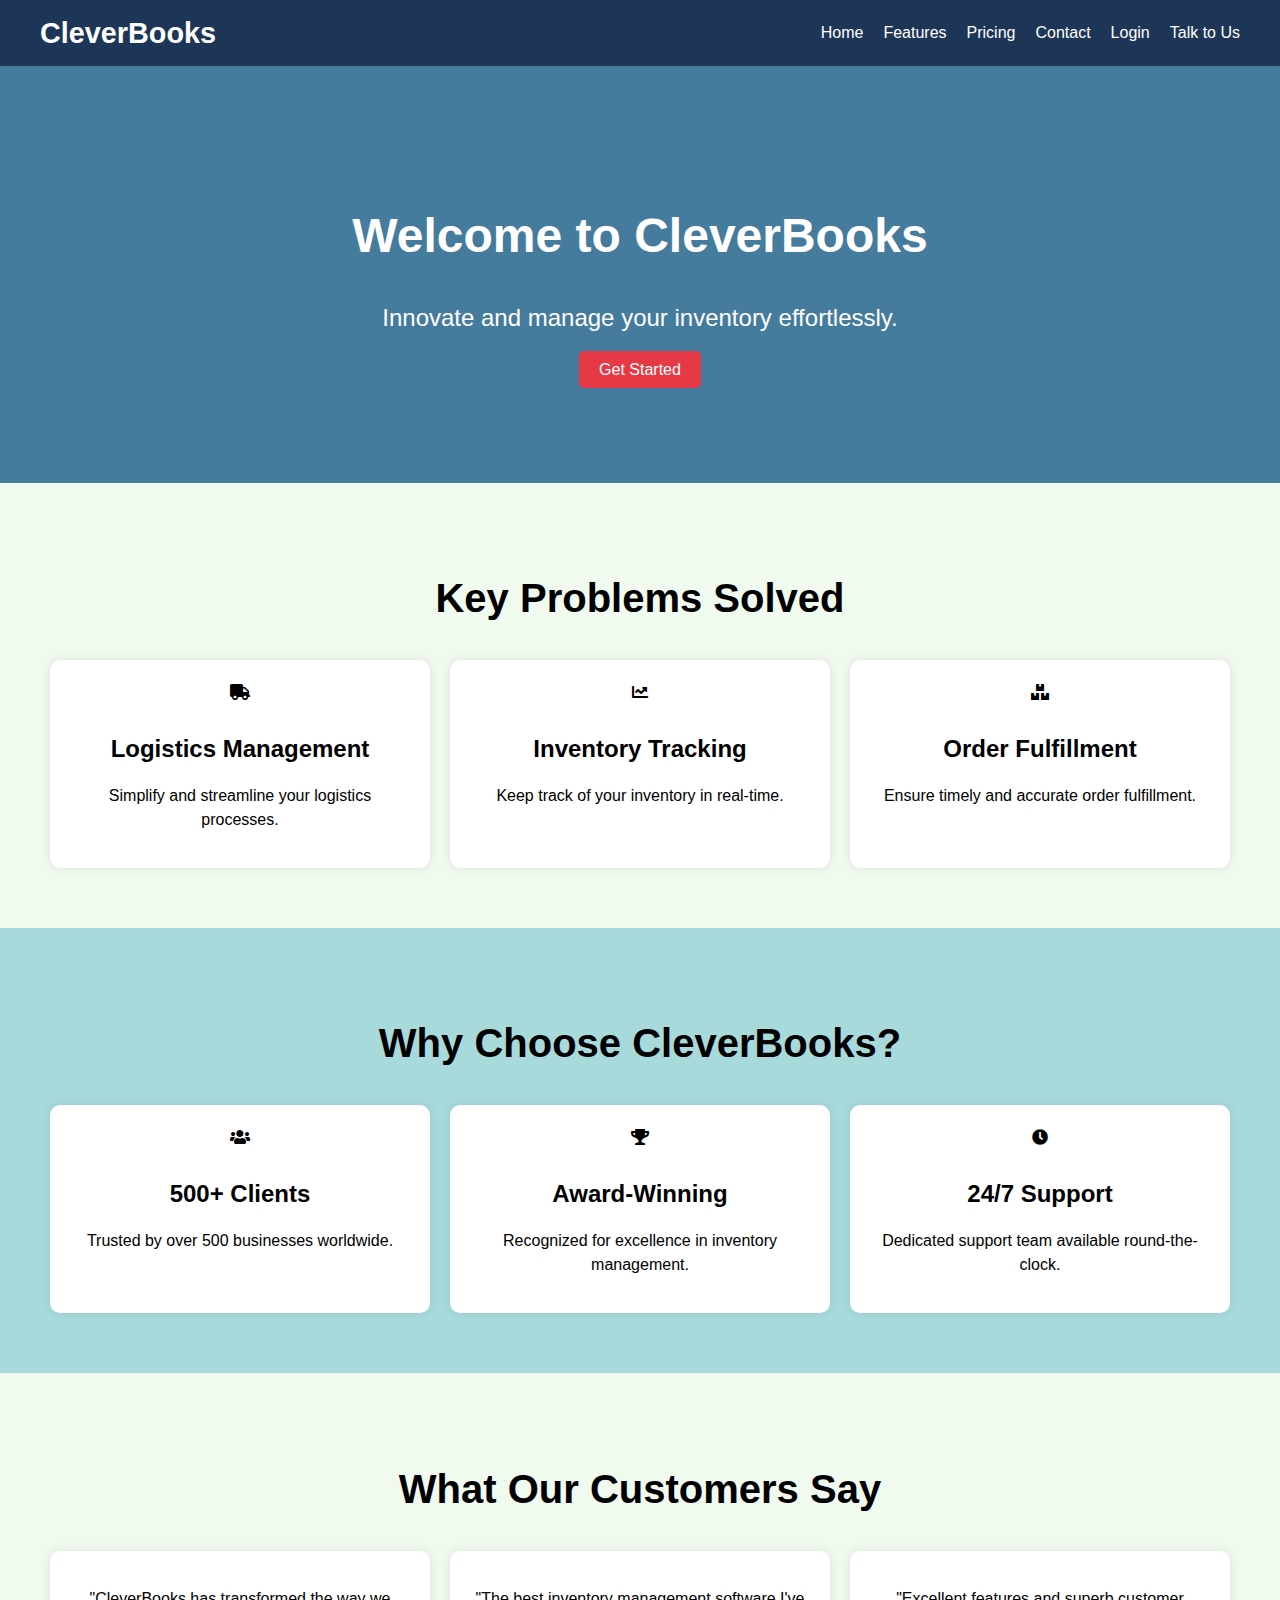
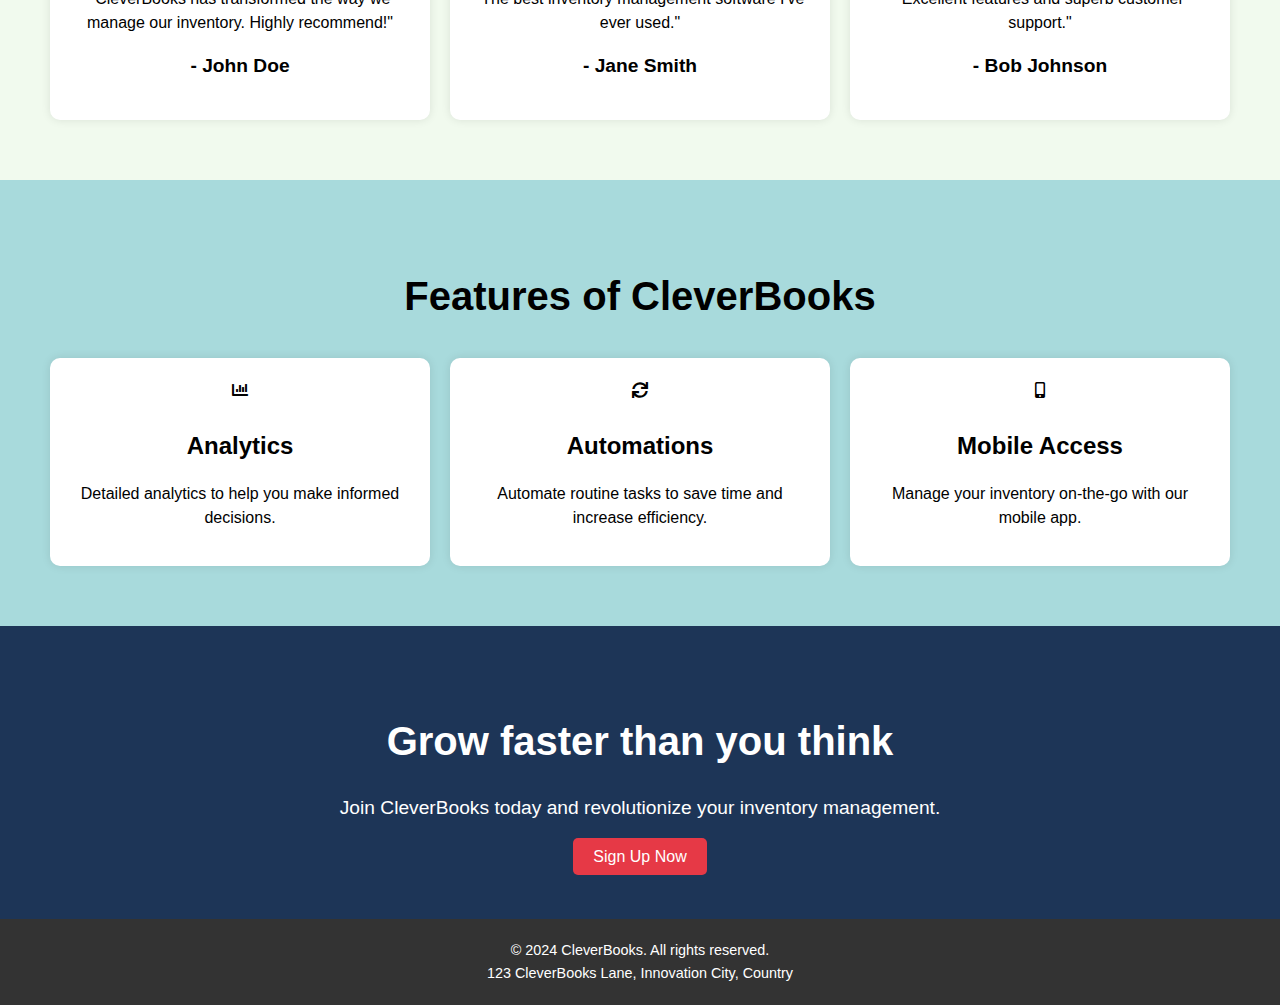
<file: index.html>
<!DOCTYPE html>
<html lang="en">
<head>
    <meta charset="UTF-8">
    <meta name="viewport" content="width=device-width, initial-scale=1.0">
    <title>CleverBooks</title>
    <link rel="stylesheet" href="styles.css">
    <!-- Add font awesome for icons -->
    <link rel="stylesheet" href="https://cdnjs.cloudflare.com/ajax/libs/font-awesome/5.15.3/css/all.min.css">
</head>
<body>
    <!-- Header Section -->
    <header class="header-section">
        <div class="container">
            <div class="logo">
                <h1>CleverBooks</h1>
            </div>
            <nav class="nav-menu">
                <ul>
                    <li><a href="#home">Home</a></li>
                    <li><a href="#features">Features</a></li>
                    <li><a href="#pricing">Pricing</a></li>
                    <li><a href="#contact">Contact</a></li>
                    <li><a href="login.html">Login</a></li>
                    <li><a href="talk.html">Talk to Us</a></li>
                </ul>
            </nav>
        </div>
    </header>

    <!-- Hero Section -->
    <section class="hero-section" id="home">
        <div class="container">
            <h1>Welcome to CleverBooks</h1>
            <p>Innovate and manage your inventory effortlessly.</p>
            <a href="#cta" class="cta-button">Get Started</a>
        </div>
    </section>

    <!-- Key Problems Solved Section -->
    <section class="key-problems-section" id="features">
        <div class="container">
            <h2>Key Problems Solved</h2>
            <div class="problems">
                <div class="problem">
                    <i class="fas fa-truck"></i>
                    <h3>Logistics Management</h3>
                    <p>Simplify and streamline your logistics processes.</p>
                </div>
                <div class="problem">
                    <i class="fas fa-chart-line"></i>
                    <h3>Inventory Tracking</h3>
                    <p>Keep track of your inventory in real-time.</p>
                </div>
                <div class="problem">
                    <i class="fas fa-boxes"></i>
                    <h3>Order Fulfillment</h3>
                    <p>Ensure timely and accurate order fulfillment.</p>
                </div>
            </div>
        </div>
    </section>

    <!-- Key Metrics Section -->
    <section class="key-metrics-section">
        <div class="container">
            <h2>Why Choose CleverBooks?</h2>
            <div class="metrics">
                <div class="metric">
                    <i class="fas fa-users"></i>
                    <h3>500+ Clients</h3>
                    <p>Trusted by over 500 businesses worldwide.</p>
                </div>
                <div class="metric">
                    <i class="fas fa-trophy"></i>
                    <h3>Award-Winning</h3>
                    <p>Recognized for excellence in inventory management.</p>
                </div>
                <div class="metric">
                    <i class="fas fa-clock"></i>
                    <h3>24/7 Support</h3>
                    <p>Dedicated support team available round-the-clock.</p>
                </div>
            </div>
        </div>
    </section>

    <!-- Reviews Section -->
    <section class="reviews-section">
        <div class="container">
            <h2>What Our Customers Say</h2>
            <div class="reviews">
                <div class="review">
                    <p>"CleverBooks has transformed the way we manage our inventory. Highly recommend!"</p>
                    <h3>- John Doe</h3>
                </div>
                <div class="review">
                    <p>"The best inventory management software I've ever used."</p>
                    <h3>- Jane Smith</h3>
                </div>
                <div class="review">
                    <p>"Excellent features and superb customer support."</p>
                    <h3>- Bob Johnson</h3>
                </div>
            </div>
        </div>
    </section>

    <!-- Problem Target Section -->
    <section class="problem-target-section">
        <div class="container">
            <h2>Features of CleverBooks</h2>
            <div class="tabs">
                <div class="tab">
                    <i class="fas fa-chart-bar"></i>
                    <h3>Analytics</h3>
                    <p>Detailed analytics to help you make informed decisions.</p>
                </div>
                <div class="tab">
                    <i class="fas fa-sync"></i>
                    <h3>Automations</h3>
                    <p>Automate routine tasks to save time and increase efficiency.</p>
                </div>
                <div class="tab">
                    <i class="fas fa-mobile-alt"></i>
                    <h3>Mobile Access</h3>
                    <p>Manage your inventory on-the-go with our mobile app.</p>
                </div>
            </div>
        </div>
    </section>

    <!-- CTA Section -->
    <section id="cta" class="cta-section">
        <div class="container">
            <h2>Grow faster than you think</h2>
            <p>Join CleverBooks today and revolutionize your inventory management.</p>
            <a href="register.html" class="cta-button">Sign Up Now</a>
        </div>
    </section>

    <!-- Footer Section -->
    <footer class="footer-section">
        <div class="container">
            <p>&copy; 2024 CleverBooks. All rights reserved.</p>
            <p>123 CleverBooks Lane, Innovation City, Country</p>
        </div>
    </footer>

</body>
</html>
</file>
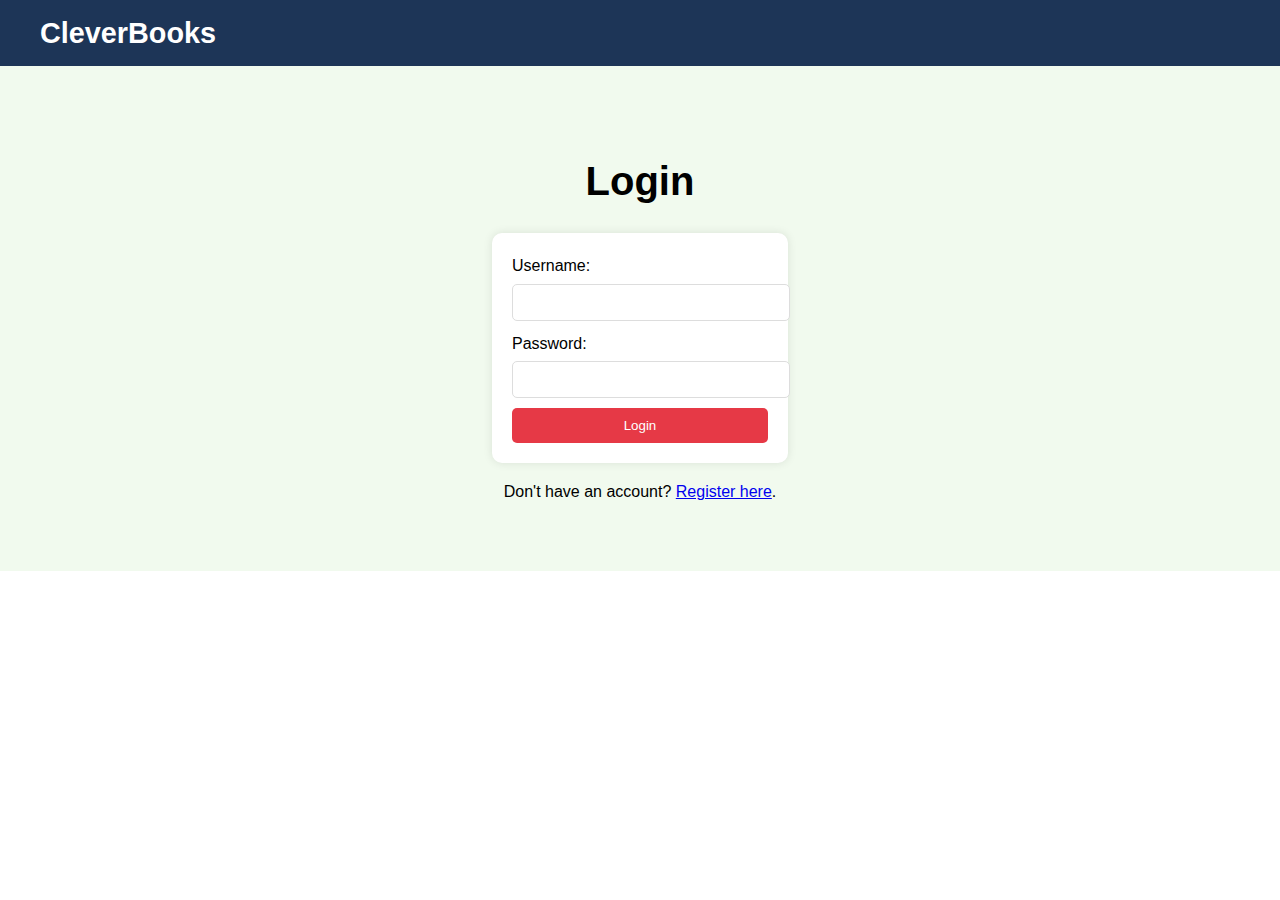
<file: login.html>
<!DOCTYPE html>
<html lang="en">
<head>
    <meta charset="UTF-8">
    <meta name="viewport" content="width=device-width, initial-scale=1.0">
    <title>Login - CleverBooks</title>
    <link rel="stylesheet" href="styles.css">
    <!-- Add font awesome for icons -->
    <link rel="stylesheet" href="https://cdnjs.cloudflare.com/ajax/libs/font-awesome/5.15.3/css/all.min.css">
</head>
<body>
    <!-- Header Section -->
    <header class="header-section">
        <div class="container">
            <div class="logo">
                <h1>CleverBooks</h1>
            </div>
        </div>
    </header>

    <!-- Login Section -->
    <section class="login-section">
        <div class="container">
            <h2>Login</h2>
            <form action="#">
                <label for="username">Username:</label>
                <input type="text" id="username" name="username" required>
                <label for="password">Password:</label>
                <input type="password" id="password" name="password" required>
                <button type="submit" class="login-button">Login</button>
            </form>
            <p>Don't have an account? <a href="register.html">Register here</a>.</p>
        </div>
    </section>
</body>
</html>
</file>
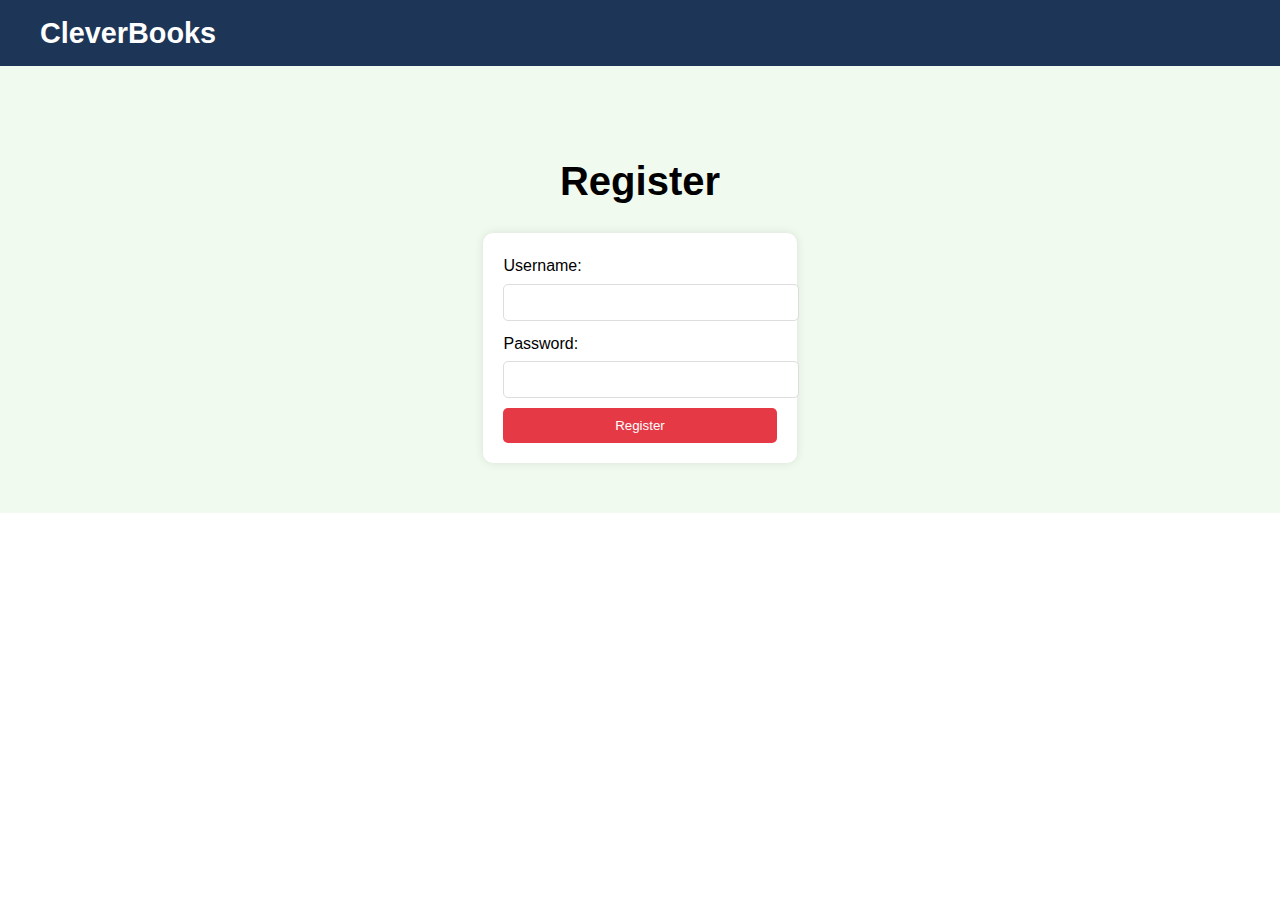
<file: register.html>
<!DOCTYPE html>
<html lang="en">
<head>
    <meta charset="UTF-8">
    <meta name="viewport" content="width=device-width, initial-scale=1.0">
    <title>Register - CleverBooks</title>
    <link rel="stylesheet" href="styles.css">
    <!-- Add font awesome for icons -->
    <link rel="stylesheet" href="https://cdnjs.cloudflare.com/ajax/libs/font-awesome/5.15.3/css/all.min.css">
</head>
<body>
    <!-- Header Section -->
    <header class="header-section">
        <div class="container">
            <div class="logo">
                <h1>CleverBooks</h1>
            </div>
        </div>
    </header>

    <!-- Register Section -->
    <section class="register-section">
        <div class="container">
            <h2>Register</h2>
            <form action="#">
                <label for="new-username">Username:</label>
                <input type="text" id="new-username" name="new-username" required>
                <label for="new-password">Password:</label>
                <input type="password" id="new-password" name="new-password" required>
                <button type="submit" class="register-button">Register</button>
            </form>
        </div>
    </section>
</body>
</html>
</file>
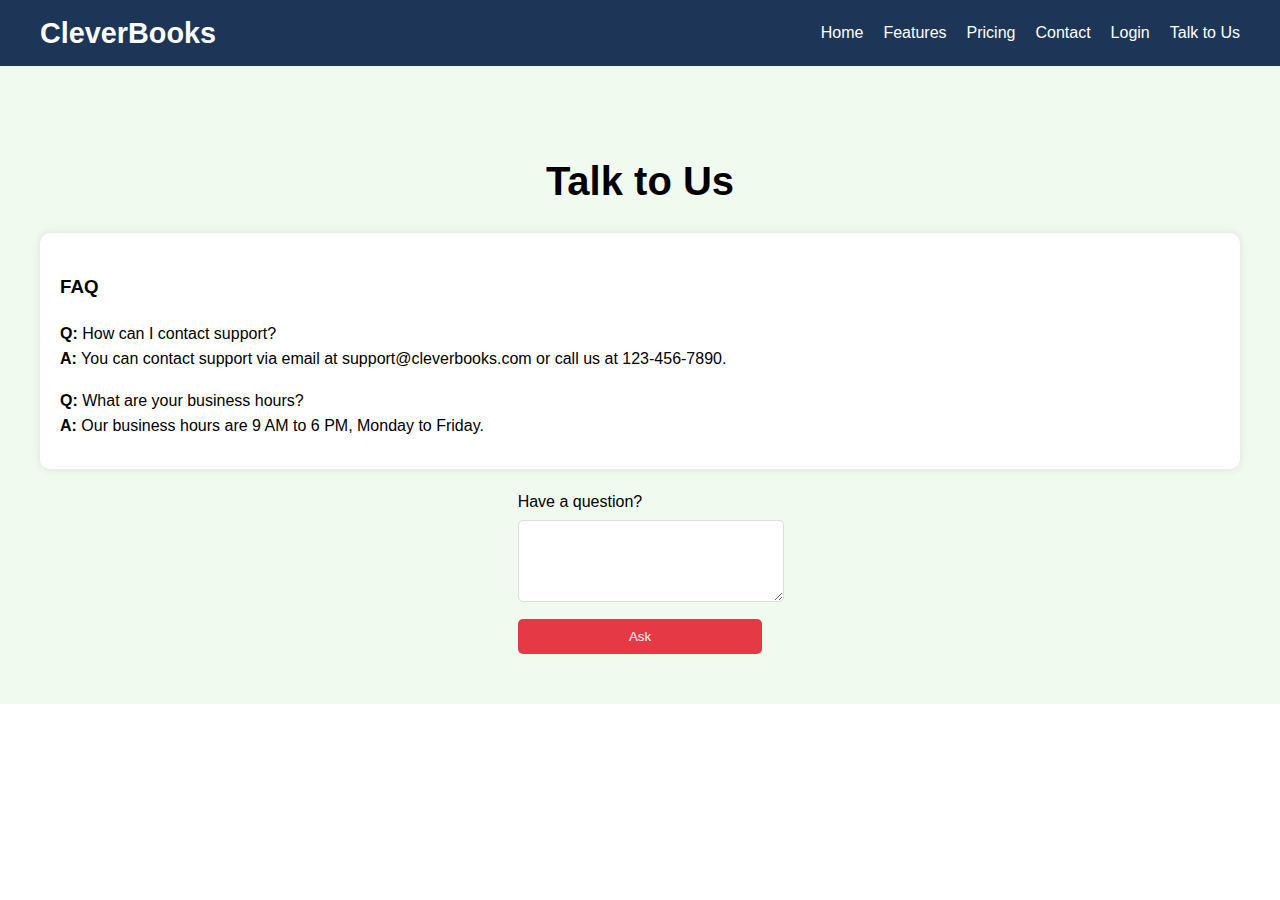
<file: talk.html>
<!DOCTYPE html>
<html lang="en">
<head>
    <meta charset="UTF-8">
    <meta name="viewport" content="width=device-width, initial-scale=1.0">
    <title>Talk to Us - CleverBooks</title>
    <link rel="stylesheet" href="styles.css">
    <!-- Add font awesome for icons -->
    <link rel="stylesheet" href="https://cdnjs.cloudflare.com/ajax/libs/font-awesome/5.15.3/css/all.min.css">
</head>
<body>
    <!-- Header Section -->
    <header class="header-section">
        <div class="container">
            <div class="logo">
                <h1>CleverBooks</h1>
            </div>
            <nav class="nav-menu">
                <ul>
                    <li><a href="index.html#home">Home</a></li>
                    <li><a href="index.html#features">Features</a></li>
                    <li><a href="index.html#pricing">Pricing</a></li>
                    <li><a href="index.html#contact">Contact</a></li>
                    <li><a href="login.html">Login</a></li>
                    <li><a href="talk.html">Talk to Us</a></li>
                </ul>
            </nav>
        </div>
    </header>

    <!-- Talk to Us Section -->
    <section class="talk-section">
        <div class="container">
            <h2>Talk to Us</h2>
            <div class="faq">
                <h3>FAQ</h3>
                <p><strong>Q:</strong> How can I contact support?<br><strong>A:</strong> You can contact support via email at support@cleverbooks.com or call us at 123-456-7890.</p>
                <p><strong>Q:</strong> What are your business hours?<br><strong>A:</strong> Our business hours are 9 AM to 6 PM, Monday to Friday.</p>
            </div>
            <form action="#">
                <label for="question">Have a question?</label>
                <textarea id="question" name="question" rows="4" required></textarea>
                <button type="submit" class="ask-button">Ask</button>
            </form>
        </div>
    </section>
</body>
</html>
</file>
<file: styles.css>
body {
    margin: 0;
    font-family: Arial, sans-serif;
    line-height: 1.6;
}

.container {
    max-width: 1200px;
    margin: auto;
    padding: 0 20px;
}

/* Header Section */
.header-section {
    background-color: #1d3557;
    color: white;
    padding: 10px 20px;
    box-shadow: 0 2px 4px rgba(0, 0, 0, 0.1);
}

.header-section .container {
    display: flex;
    justify-content: space-between;
    align-items: center;
}

.header-section .logo h1 {
    margin: 0;
    font-size: 1.8rem;
}

.header-section .nav-menu ul {
    list-style: none;
    display: flex;
    margin: 0;
    padding: 0;
}

.header-section .nav-menu ul li {
    margin-left: 20px;
}

.header-section .nav-menu ul li a {
    color: white;
    text-decoration: none;
    font-size: 1rem;
    transition: color 0.3s;
}

.header-section .nav-menu ul li a:hover {
    color: #a8dadc;
}

.header-section .login-button,
.header-section .talk-button {
    padding: 5px 10px;
    border-radius: 5px;
    background: #e63946;
    color: white;
    text-decoration: none;
    margin-left: 20px;
}

.header-section .login-button:hover,
.header-section .talk-button:hover {
    background: #a8dadc;
}

/* Hero Section */
.hero-section {
    background: #457b9d;
    color: white;
    text-align: center;
    padding: 100px 20px;
}

.hero-section h1 {
    font-size: 3rem;
    margin-bottom: 10px;
}

.hero-section p {
    font-size: 1.5rem;
    margin-bottom: 20px;
}

.hero-section .cta-button {
    padding: 10px 20px;
    background: #e63946;
    color: white;
    text-decoration: none;
    border-radius: 5px;
}

.hero-section .cta-button:hover {
    background: #a8dadc;
}

/* Key Problems Solved Section */
.key-problems-section {
    background: #f1faee;
    padding: 50px 20px;
    text-align: center;
}

.key-problems-section h2 {
    font-size: 2.5rem;
    margin-bottom: 20px;
}

.key-problems-section .problems {
    display: flex;
    justify-content: space-around;
    flex-wrap: wrap;
}

.key-problems-section .problem {
    flex: 1;
    margin: 10px;
    padding: 20px;
    background: white;
    border-radius: 10px;
    box-shadow: 0 0 10px rgba(0, 0, 0, 0.1);
    text-align: center;
}

.key-problems-section .problem h3 {
    font-size: 1.5rem;
    margin-bottom: 10px;
}

.key-problems-section .problem p {
    font-size: 1rem;
    line-height: 1.5;
}

/* Key Metrics Section */
.key-metrics-section {
    background: #a8dadc;
    padding: 50px 20px;
    text-align: center;
}

.key-metrics-section h2 {
    font-size: 2.5rem;
    margin-bottom: 20px;
}

.key-metrics-section .metrics {
    display: flex;
    justify-content: space-around;
    flex-wrap: wrap;
}

.key-metrics-section .metric {
    flex: 1;
    margin: 10px;
    padding: 20px;
    background: white;
    border-radius: 10px;
    box-shadow: 0 0 10px rgba(0, 0, 0, 0.1);
    text-align: center;
}

.key-metrics-section .metric h3 {
    font-size: 1.5rem;
    margin-bottom: 10px;
}

.key-metrics-section .metric p {
    font-size: 1rem;
    line-height: 1.5;
}

/* Reviews Section */
.reviews-section {
    background: #f1faee;
    padding: 50px 20px;
    text-align: center;
}

.reviews-section h2 {
    font-size: 2.5rem;
    margin-bottom: 20px;
}

.reviews-section .reviews {
    display: flex;
    justify-content: space-around;
    flex-wrap: wrap;
}

.reviews-section .review {
    flex: 1;
    margin: 10px;
    padding: 20px;
    background: white;
    border-radius: 10px;
    box-shadow: 0 0 10px rgba(0, 0, 0, 0.1);
}

.reviews-section .review p {
    font-size: 1rem;
    line-height: 1.5;
}

.reviews-section .review h3 {
    font-size: 1.2rem;
    margin-top: 10px;
}

/* Problem Target Section */
.problem-target-section {
    background: #a8dadc;
    padding: 50px 20px;
    text-align: center;
}

.problem-target-section h2 {
    font-size: 2.5rem;
    margin-bottom: 20px;
}

.problem-target-section .tabs {
    display: flex;
    justify-content: space-around;
    flex-wrap: wrap;
}

.problem-target-section .tab {
    flex: 1;
    margin: 10px;
    padding: 20px;
    background: white;
    border-radius: 10px;
    box-shadow: 0 0 10px rgba(0, 0, 0, 0.1);
    text-align: center;
}

.problem-target-section .tab h3 {
    font-size: 1.5rem;
    margin-bottom: 10px;
}

.problem-target-section .tab p {
    font-size: 1rem;
    line-height: 1.5;
}

/* CTA Section */
.cta-section {
    background: #1d3557;
    color: white;
    text-align: center;
    padding: 50px 20px;
}

.cta-section h2 {
    font-size: 2.5rem;
    margin-bottom: 20px;
}

.cta-section p {
    font-size: 1.2rem;
    margin-bottom: 20px;
}

.cta-section .cta-button {
    padding: 10px 20px;
    background: #e63946;
    color: white;
    text-decoration: none;
    border-radius: 5px;
}

.cta-section .cta-button:hover {
    background: #a8dadc;
}

/* Footer Section */
.footer-section {
    background: #333;
    color: white;
    text-align: center;
    padding: 20px 0;
}

.footer-section p {
    margin: 0;
    font-size: 0.9rem;
}

/* Login Section */
.login-section {
    background: #f1faee;
    padding: 50px 20px;
    text-align: center;
}

.login-section h2 {
    font-size: 2.5rem;
    margin-bottom: 20px;
}

.login-section form {
    display: inline-block;
    text-align: left;
    background: white;
    padding: 20px;
    border-radius: 10px;
    box-shadow: 0 0 10px rgba(0, 0, 0, 0.1);
}

.login-section form label {
    display: block;
    margin-bottom: 5px;
}

.login-section form input {
    width: 100%;
    padding: 10px;
    margin-bottom: 10px;
    border: 1px solid #ddd;
    border-radius: 5px;
}

.login-section form .login-button {
    width: 100%;
    padding: 10px;
    background: #e63946;
    color: white;
    border: none;
    border-radius: 5px;
    cursor: pointer;
}

.login-section form .login-button:hover {
    background: #a8dadc;
}

/* Register Section */
.register-section {
    background: #f1faee;
    padding: 50px 20px;
    text-align: center;
}

.register-section h2 {
    font-size: 2.5rem;
    margin-bottom: 20px;
}

.register-section form {
    display: inline-block;
    text-align: left;
    background: white;
    padding: 20px;
    border-radius: 10px;
    box-shadow: 0 0 10px rgba(0, 0, 0, 0.1);
}

.register-section form label {
    display: block;
    margin-bottom: 5px;
}

.register-section form input {
    width: 100%;
    padding: 10px;
    margin-bottom: 10px;
    border: 1px solid #ddd;
    border-radius: 5px;
}

.register-section form .register-button {
    width: 100%;
    padding: 10px;
    background: #e63946;
    color: white;
    border: none;
    border-radius: 5px;
    cursor: pointer;
}

.register-section form .register-button:hover {
    background: #a8dadc;
}

/* Talk to Us Section */
.talk-section {
    background: #f1faee;
    padding: 50px 20px;
    text-align: center;
}

.talk-section h2 {
    font-size: 2.5rem;
    margin-bottom: 20px;
}

.talk-section .faq {
    text-align: left;
    background: white;
    padding: 20px;
    border-radius: 10px;
    box-shadow: 0 0 10px rgba(0, 0, 0, 0.1);
    margin-bottom: 20px;
}

.talk-section .faq p {
    margin-bottom: 10px;
}

.talk-section form {
    display: inline-block;
    text-align: left;
}

.talk-section form label {
    display: block;
    margin-bottom: 5px;
}

.talk-section form textarea {
    width: 100%;
    padding: 10px;
    margin-bottom: 10px;
    border: 1px solid #ddd;
    border-radius: 5px;
}

.talk-section form .ask-button {
    width: 100%;
    padding: 10px;
    background: #e63946;
    color: white;
    border: none;
    border-radius: 5px;
    cursor: pointer;
}

.talk-section form .ask-button:hover {
    background: #a8dadc;
}
</file>
